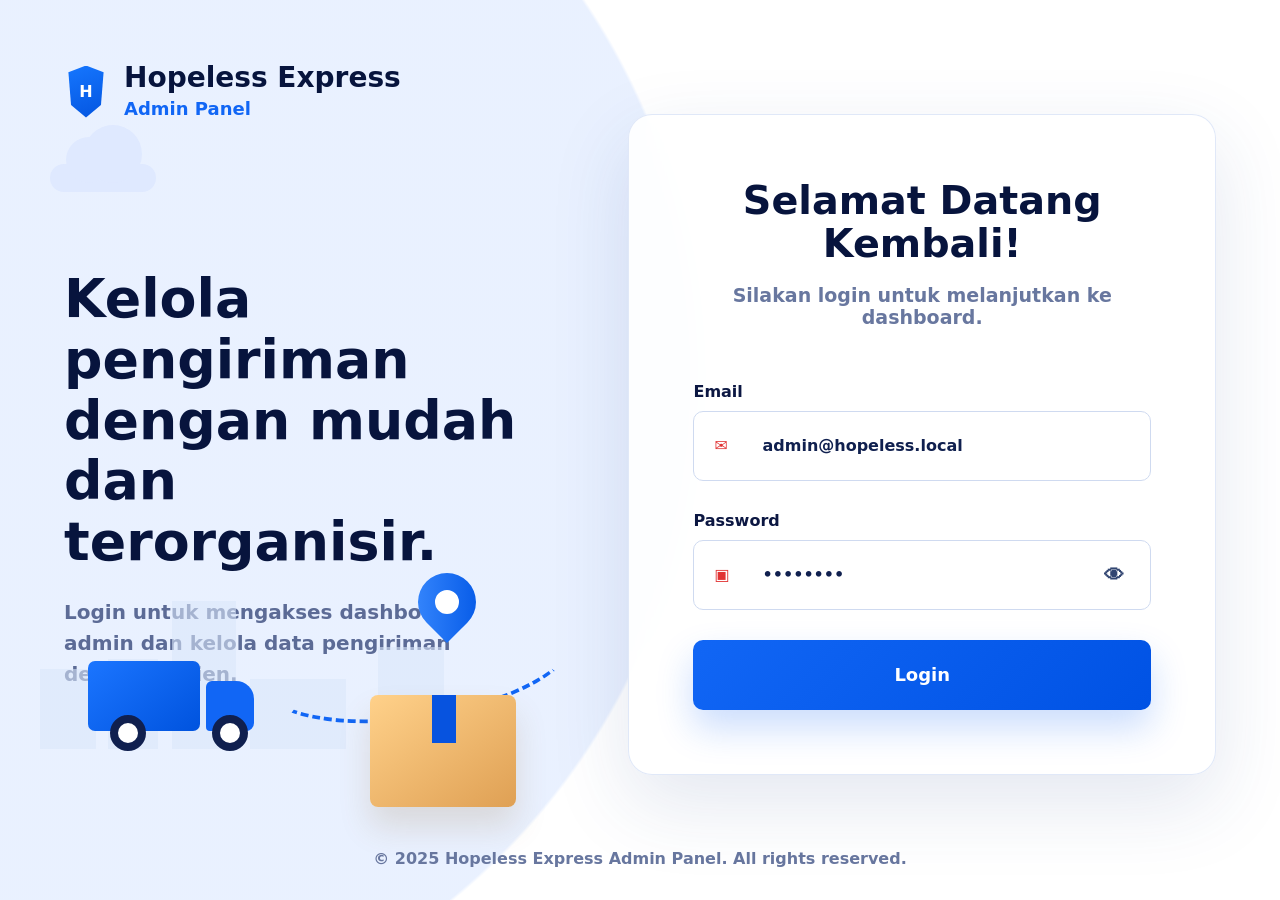
<file: index.html>
<!doctype html>
<html lang="id">
  <head>
    <meta charset="UTF-8" />
    <meta name="viewport" content="width=device-width, initial-scale=1.0" />
    <title>Dashboard - Hopeless Express Admin Panel</title>
    <link rel="stylesheet" href="styles.css" />
  </head>
  <body>
    <aside class="sidebar">
      <div class="brand">
        <div class="brand-shield">H</div>
        <div>
          <strong>Hopeless Express</strong>
          <span>Admin Panel</span>
        </div>
      </div>

      <nav class="nav-menu" aria-label="Menu admin">
        <a href="./" class="nav-item active-page">
          <span class="nav-icon">⌂</span>
          Dashboard
        </a>
        <div class="nav-group open">
          <button type="button" class="nav-item nav-toggle">
            <span class="nav-icon">▣</span>
            Pengiriman
          </button>
          <div class="sub-menu">
            <a href="pengiriman/">Daftar Pengiriman</a>
            <a href="tambah/">Tambah Pengiriman</a>
          </div>
        </div>
        <a href="penerima/" class="nav-item">
          <span class="nav-icon">♙</span>
          Penerima
        </a>
        <a href="resi/" class="nav-item">
          <span class="nav-icon">▤</span>
          Resi
        </a>
        <a href="lokasi/" class="nav-item">
          <span class="nav-icon">⌖</span>
          Lokasi
        </a>
        <a href="user/" class="nav-item">
          <span class="nav-icon">♙</span>
          User
        </a>
        <a href="laporan/" class="nav-item">
          <span class="nav-icon">▥</span>
          Laporan
        </a>
        <a href="pengaturan/" class="nav-item">
          <span class="nav-icon">⚙</span>
          Pengaturan
        </a>
      </nav>
    </aside>

    <main class="admin-shell">
      <header class="topbar">
        <div class="breadcrumb">
          <strong>Dashboard</strong>
        </div>

        <div class="admin-actions">
          <button type="button" class="notification" aria-label="Notifikasi">
            <span>3</span>
          </button>
          <div class="profile">
            <div class="avatar">A</div>
            <div>
              <strong>Admin</strong>
              <span>Super Admin</span>
            </div>
          </div>
        </div>
      </header>

      <section class="content">
        <div class="page-title">
          <h1>Dashboard</h1>
          <p>Ringkasan pengiriman dan aktivitas paket hari ini.</p>
        </div>

        <section class="dashboard-grid" aria-label="Ringkasan dashboard">
          <article class="summary-card">
            <span>Total Paket</span>
            <strong>128</strong>
            <p>24 paket baru hari ini</p>
          </article>
          <article class="summary-card">
            <span>Dalam Perjalanan</span>
            <strong>64</strong>
            <p>Aktif dikirim kurir</p>
          </article>
          <article class="summary-card">
            <span>Lokasi Sortir</span>
            <strong>31</strong>
            <p>Menunggu proses berikutnya</p>
          </article>
          <article class="summary-card">
            <span>Sudah Tiba</span>
            <strong>33</strong>
            <p>Selesai diterima penerima</p>
          </article>
        </section>

        <section class="dashboard-panel">
          <div>
            <h2>Pengiriman Terbaru</h2>
            <p>Data ini masih demo statis untuk tampilan awal dashboard.</p>
          </div>
          <a href="tambah/" class="btn primary">Tambah Paket</a>
        </section>

        <section class="chart-layout" aria-label="Grafik dashboard">
          <article class="chart-card">
            <div class="chart-head">
              <div>
                <h2>Grafik Pengiriman Mingguan</h2>
                <p>Total paket masuk per hari.</p>
              </div>
              <span>Minggu ini</span>
            </div>
            <div class="bar-chart">
              <div style="--value: 54%"><span>Sen</span></div>
              <div style="--value: 72%"><span>Sel</span></div>
              <div style="--value: 48%"><span>Rab</span></div>
              <div style="--value: 86%"><span>Kam</span></div>
              <div style="--value: 64%"><span>Jum</span></div>
              <div style="--value: 92%"><span>Sab</span></div>
              <div style="--value: 40%"><span>Min</span></div>
            </div>
          </article>

          <article class="chart-card compact-chart">
            <div class="chart-head">
              <div>
                <h2>Status Paket</h2>
                <p>Distribusi status aktif.</p>
              </div>
            </div>
            <div class="donut-chart" aria-hidden="true"></div>
            <div class="chart-legend">
              <span><b class="legend-blue"></b>Dalam Perjalanan</span>
              <span><b class="legend-yellow"></b>Lokasi Sortir</span>
              <span><b class="legend-green"></b>Sudah Tiba</span>
            </div>
          </article>
        </section>
      </section>
    </main>
    <script src="app.js"></script>
  </body>
</html>
</file>
<file: styles.css>
:root {
  --blue: #1166f5;
  --blue-dark: #074bd1;
  --ink: #07143d;
  --muted: #68779f;
  --line: #dfe7f5;
  --soft: #f5f8fe;
  --white: #ffffff;
  --shadow: 0 18px 48px rgba(26, 63, 126, 0.12);
}

* {
  box-sizing: border-box;
}

body {
  margin: 0;
  min-height: 100vh;
  color: var(--ink);
  background: #f6f9ff;
  font-family: Inter, ui-sans-serif, system-ui, -apple-system, BlinkMacSystemFont, "Segoe UI", sans-serif;
}

body.login-page {
  display: grid;
  min-height: 100vh;
  overflow-x: hidden;
  background:
    radial-gradient(circle at 88% 22%, rgba(255, 255, 255, 0.95) 0 22rem, transparent 22.2rem),
    radial-gradient(circle at 2% 42%, rgba(232, 240, 255, 0.95) 0 42rem, transparent 42.2rem),
    #ffffff;
}

button,
input,
select {
  font: inherit;
}

button {
  cursor: pointer;
}

.sidebar {
  position: fixed;
  inset: 0 auto 0 0;
  width: 292px;
  border-right: 1px solid var(--line);
  background: rgba(255, 255, 255, 0.95);
  box-shadow: 12px 0 34px rgba(34, 68, 128, 0.05);
  z-index: 3;
}

.brand {
  display: flex;
  align-items: center;
  gap: 14px;
  height: 104px;
  padding: 0 28px;
  border-bottom: 1px solid var(--line);
}

.brand-shield {
  display: grid;
  width: 44px;
  height: 52px;
  place-items: center;
  color: #ffffff;
  font-weight: 900;
  background: linear-gradient(160deg, #1677ff, #0354df);
  clip-path: polygon(50% 0, 90% 13%, 84% 76%, 50% 100%, 16% 76%, 10% 13%);
}

.brand strong {
  display: block;
  font-size: 25px;
  line-height: 1;
}

.brand span {
  color: var(--blue);
  font-size: 14px;
  font-weight: 700;
}

.login-shell {
  display: grid;
  grid-template-columns: minmax(360px, 0.92fr) minmax(420px, 1.08fr);
  gap: clamp(34px, 5vw, 78px);
  width: min(1420px, 100%);
  min-height: calc(100vh - 56px);
  margin: 0 auto;
  padding: clamp(38px, 5vw, 88px) clamp(24px, 5vw, 76px) 24px;
}

.login-hero {
  position: relative;
  min-height: 650px;
}

.login-brand {
  display: flex;
  align-items: center;
  gap: 16px;
}

.login-brand strong {
  display: block;
  font-size: 28px;
  line-height: 1;
}

.login-brand span {
  display: block;
  margin-top: 6px;
  color: var(--blue);
  font-size: 18px;
  font-weight: 700;
}

.login-copy {
  position: relative;
  margin-top: 150px;
  max-width: 470px;
}

.login-copy h1 {
  margin: 0;
  font-size: clamp(38px, 4.2vw, 58px);
  line-height: 1.13;
}

.login-copy p {
  margin: 24px 0 0;
  color: #5c6b96;
  font-size: 20px;
  font-weight: 650;
  line-height: 1.55;
}

.soft-cloud,
.soft-cloud::before,
.soft-cloud::after {
  position: absolute;
  border-radius: 999px;
  background: #dfe9ff;
}

.soft-cloud {
  width: 106px;
  height: 28px;
}

.soft-cloud::before,
.soft-cloud::after {
  content: "";
  bottom: 9px;
}

.soft-cloud::before {
  left: 16px;
  width: 46px;
  height: 46px;
}

.soft-cloud::after {
  right: 14px;
  width: 58px;
  height: 58px;
}

.cloud-a {
  top: -105px;
  left: -14px;
}

.delivery-illustration {
  position: absolute;
  left: -24px;
  right: 0;
  bottom: 18px;
  height: 300px;
}

.city {
  position: absolute;
  left: 0;
  right: 120px;
  bottom: 58px;
  height: 168px;
  opacity: 0.58;
  background:
    linear-gradient(#dbe7fb, #dbe7fb) 0 88px / 56px 80px no-repeat,
    linear-gradient(#dbe7fb, #dbe7fb) 68px 78px / 50px 90px no-repeat,
    linear-gradient(#dbe7fb, #dbe7fb) 132px 20px / 64px 148px no-repeat,
    linear-gradient(#dbe7fb, #dbe7fb) 210px 98px / 96px 70px no-repeat,
    linear-gradient(#dbe7fb, #dbe7fb) 338px 66px / 72px 102px no-repeat,
    linear-gradient(#dbe7fb, #dbe7fb) 448px 22px / 58px 146px no-repeat;
}

.mini-truck {
  position: absolute;
  left: 48px;
  bottom: 50px;
  width: 172px;
  height: 96px;
}

.mini-truck .cargo {
  position: absolute;
  left: 0;
  bottom: 26px;
  width: 112px;
  height: 70px;
  border-radius: 7px;
  background: linear-gradient(140deg, #1b75ff, #0053de);
}

.mini-truck .cab {
  position: absolute;
  left: 118px;
  bottom: 26px;
  width: 48px;
  height: 50px;
  border-radius: 6px 18px 8px 4px;
  background: #1166f5;
}

.mini-truck .wheel {
  position: absolute;
  bottom: 6px;
  width: 36px;
  height: 36px;
  border: 8px solid #10204f;
  border-radius: 50%;
  background: #ffffff;
}

.mini-truck .left {
  left: 22px;
}

.mini-truck .right {
  left: 124px;
}

.route-dash {
  position: absolute;
  left: 218px;
  bottom: 88px;
  width: 320px;
  height: 120px;
  border: 4px dashed #1166f5;
  border-color: transparent transparent #1166f5 transparent;
  border-radius: 50%;
  transform: rotate(-9deg);
}

.map-pin {
  position: absolute;
  right: 88px;
  bottom: 176px;
  width: 58px;
  height: 58px;
  border-radius: 50% 50% 50% 0;
  background: linear-gradient(135deg, #3b8bff, #0055e5);
  transform: rotate(-45deg);
}

.map-pin::after {
  content: "";
  position: absolute;
  inset: 17px;
  border-radius: 50%;
  background: #ffffff;
}

.login-box {
  position: absolute;
  right: 48px;
  bottom: 0;
  width: 146px;
  height: 112px;
  border-radius: 8px;
  background: linear-gradient(145deg, #ffd18a, #dfa054);
  box-shadow: 0 20px 32px rgba(138, 91, 32, 0.16);
}

.login-box::before {
  content: "";
  position: absolute;
  left: 62px;
  top: 0;
  width: 24px;
  height: 48px;
  background: #0753df;
}

.login-card {
  align-self: center;
  width: min(680px, 100%);
  margin-left: auto;
  border: 1px solid rgba(216, 226, 246, 0.78);
  border-radius: 24px;
  padding: clamp(34px, 5vw, 76px);
  background: rgba(255, 255, 255, 0.88);
  box-shadow: 0 28px 80px rgba(38, 73, 137, 0.13);
  backdrop-filter: blur(16px);
}

.login-card h2 {
  margin: 0;
  text-align: center;
  font-size: clamp(34px, 3.1vw, 44px);
  line-height: 1.1;
}

.login-card > p {
  margin: 18px 0 54px;
  color: #68779f;
  text-align: center;
  font-size: 19px;
  font-weight: 700;
}

#loginForm {
  display: grid;
  gap: 30px;
}

.login-field {
  display: grid;
  grid-template-columns: 30px 1fr auto;
  align-items: center;
  height: 70px;
  border: 1px solid #cfdaf0;
  border-radius: 10px;
  padding: 0 20px;
  background: #ffffff;
}

.login-field:focus-within {
  border-color: var(--blue);
  box-shadow: 0 0 0 4px rgba(17, 102, 245, 0.11);
}

.login-field input {
  height: auto;
  border: 0;
  border-radius: 0;
  padding: 0 18px;
  box-shadow: none;
}

.login-field button {
  border: 0;
  color: #314571;
  background: transparent;
  font-size: 20px;
}

.login-button {
  display: inline-flex;
  align-items: center;
  justify-content: center;
  height: 70px;
  border: 0;
  border-radius: 10px;
  color: #ffffff;
  font-size: 18px;
  font-weight: 900;
  background: linear-gradient(135deg, #1166f5, #0052e4);
  box-shadow: 0 18px 36px rgba(17, 102, 245, 0.22);
}

.login-footer {
  padding: 0 20px 28px;
  color: #68779f;
  text-align: center;
  font-weight: 700;
}

.nav-menu {
  display: grid;
  gap: 8px;
  padding: 34px 24px;
}

.nav-item {
  display: flex;
  align-items: center;
  gap: 16px;
  min-height: 46px;
  border: 0;
  border-radius: 8px;
  padding: 0 12px;
  color: #273b70;
  text-decoration: none;
  font-weight: 700;
  background: transparent;
}

.nav-item.active-page {
  color: var(--blue);
  background: #eaf1ff;
}

.nav-toggle {
  width: 100%;
}

.nav-icon {
  display: grid;
  width: 24px;
  place-items: center;
  color: #17366f;
  font-size: 19px;
}

.chevron {
  margin-left: auto;
  color: #17366f;
}

.sub-menu {
  display: grid;
  gap: 4px;
  margin: 4px 0 12px 42px;
}

.nav-group:not(.open) .sub-menu {
  display: none;
}

.sub-menu a {
  display: block;
  border-radius: 8px;
  padding: 12px 14px;
  color: #445887;
  text-decoration: none;
  font-weight: 700;
}

.sub-menu a.active {
  color: var(--blue);
  background: #eaf1ff;
}

.sub-menu a.active::before {
  content: "";
  display: inline-block;
  width: 8px;
  height: 8px;
  margin-right: 16px;
  border-radius: 50%;
  background: var(--blue);
  vertical-align: middle;
}

.admin-shell {
  min-height: 100vh;
  margin-left: 292px;
}

.topbar {
  position: sticky;
  top: 0;
  z-index: 2;
  display: flex;
  align-items: center;
  justify-content: space-between;
  height: 104px;
  padding: 0 48px;
  border-bottom: 1px solid var(--line);
  background: rgba(255, 255, 255, 0.94);
  backdrop-filter: blur(14px);
}

.breadcrumb {
  display: flex;
  align-items: center;
  gap: 18px;
  color: #526391;
  font-weight: 700;
}

.breadcrumb strong::before {
  content: "/";
  margin-right: 18px;
  color: #9aa8c8;
}

.admin-actions {
  display: flex;
  align-items: center;
  gap: 22px;
}

.notification {
  position: relative;
  display: grid;
  width: 42px;
  height: 42px;
  place-items: center;
  border: 0;
  border-radius: 50%;
  background: transparent;
}

.notification::before {
  content: "✉";
  color: #20366c;
  font-size: 20px;
}

.notification span {
  position: absolute;
  top: 0;
  right: 2px;
  display: grid;
  width: 18px;
  height: 18px;
  place-items: center;
  border-radius: 50%;
  color: #ffffff;
  font-size: 11px;
  font-weight: 900;
  background: var(--blue);
}

.profile {
  display: flex;
  align-items: center;
  gap: 12px;
}

.avatar {
  display: grid;
  width: 52px;
  height: 52px;
  place-items: center;
  border-radius: 50%;
  color: #ffffff;
  font-weight: 900;
  background: linear-gradient(150deg, #1f78ff, #aec6f5);
}

.profile strong,
.profile span {
  display: block;
}

.profile span {
  color: #526391;
  font-weight: 700;
}

.content {
  padding: 42px 48px 46px;
}

.page-title h1 {
  margin: 0 0 10px;
  font-size: 34px;
  line-height: 1.1;
}

.page-title p {
  margin: 0 0 32px;
  color: #61709a;
  font-size: 17px;
  font-weight: 650;
}

.shipment-form {
  overflow: hidden;
  border: 1px solid var(--line);
  border-radius: 12px;
  background: var(--white);
  box-shadow: var(--shadow);
}

.form-section {
  display: grid;
  grid-template-columns: 72px 1fr;
  gap: 28px;
  padding: 34px 36px;
  border-bottom: 1px solid var(--line);
}

.form-section:last-child {
  border-bottom: 0;
}

.section-icon {
  display: grid;
  width: 64px;
  height: 64px;
  place-items: center;
  border-radius: 50%;
  color: var(--blue);
  font-size: 25px;
  background: #eaf1ff;
}

.section-content {
  max-width: 1120px;
}

.section-content h2 {
  margin: 14px 0 24px;
  font-size: 21px;
}

label {
  display: grid;
  gap: 10px;
  color: #0c1742;
  font-weight: 800;
}

label b {
  color: #e13434;
}

input,
select {
  width: 100%;
  height: 56px;
  border: 1px solid #cfdaee;
  border-radius: 8px;
  padding: 0 20px;
  color: #10204f;
  font-weight: 700;
  outline: none;
  background: #ffffff;
}

input:focus,
select:focus {
  border-color: var(--blue);
  box-shadow: 0 0 0 4px rgba(17, 102, 245, 0.12);
}

.inline-field {
  display: grid;
  grid-template-columns: minmax(0, 580px) 170px;
  gap: 18px;
  align-items: center;
}

.field-badge {
  display: inline-flex;
  align-items: center;
  justify-content: center;
  height: 42px;
  border-radius: 999px;
  color: var(--blue);
  font-size: 14px;
  font-weight: 800;
  background: #eaf1ff;
}

.field-badge::before {
  content: "✓";
  display: grid;
  width: 17px;
  height: 17px;
  margin-right: 10px;
  place-items: center;
  border: 2px solid var(--blue);
  border-radius: 50%;
  font-size: 10px;
}

.field-note {
  margin: 12px 0 0;
  color: #68779f;
  font-weight: 650;
}

.field-note::before {
  content: "i";
  display: inline-grid;
  width: 18px;
  height: 18px;
  margin-right: 10px;
  place-items: center;
  border: 2px solid var(--blue);
  border-radius: 50%;
  color: var(--blue);
  font-size: 12px;
  font-weight: 900;
}

.form-grid {
  display: grid;
  grid-template-columns: repeat(2, minmax(0, 1fr));
  gap: 22px 34px;
}

.status-progress {
  position: relative;
  width: min(580px, 100%);
  height: 34px;
  margin: 28px 0 8px;
}

.track {
  position: absolute;
  left: 0;
  right: 0;
  top: 15px;
  height: 7px;
  border-radius: 999px;
  background: linear-gradient(90deg, var(--blue) 0 50%, #bdcbea 50% 100%);
}

.status-point {
  position: absolute;
  top: 50%;
  z-index: 1;
  width: 13px;
  height: 13px;
  border-radius: 50%;
  transform: translate(-50%, -50%);
  background: #b8c8e8;
}

.status-point.start {
  left: 0;
  background: var(--blue);
}

.status-point.current {
  left: 50%;
  display: grid;
  width: 42px;
  height: 42px;
  place-items: center;
  color: #ffffff;
  background: var(--blue);
  box-shadow: 0 0 0 7px #eaf1ff;
}

.status-point.end {
  left: 100%;
}

.status-label {
  display: block;
  width: min(580px, 100%);
  color: var(--blue);
  text-align: center;
  font-size: 16px;
}

.form-actions {
  display: flex;
  justify-content: flex-end;
  gap: 18px;
  margin-top: 28px;
}

.dashboard-grid {
  display: grid;
  grid-template-columns: repeat(4, minmax(0, 1fr));
  gap: 20px;
}

.summary-card {
  border: 1px solid var(--line);
  border-radius: 12px;
  padding: 24px;
  background: #ffffff;
  box-shadow: var(--shadow);
}

.summary-card span,
.summary-card p {
  color: #68779f;
  font-weight: 700;
}

.summary-card strong {
  display: block;
  margin: 12px 0 6px;
  color: var(--ink);
  font-size: 38px;
  line-height: 1;
}

.summary-card p {
  margin: 0;
}

.dashboard-panel {
  display: flex;
  align-items: center;
  justify-content: space-between;
  gap: 22px;
  margin-top: 24px;
  border: 1px solid var(--line);
  border-radius: 12px;
  padding: 28px;
  background: #ffffff;
  box-shadow: var(--shadow);
}

.dashboard-panel h2,
.dashboard-panel p {
  margin: 0;
}

.dashboard-panel p {
  margin-top: 8px;
  color: #68779f;
  font-weight: 700;
}

.dashboard-panel .btn {
  display: inline-flex;
  align-items: center;
  justify-content: center;
  text-decoration: none;
}

.chart-layout {
  display: grid;
  grid-template-columns: minmax(0, 1.4fr) minmax(320px, 0.6fr);
  gap: 24px;
  margin-top: 24px;
}

.chart-card {
  border: 1px solid var(--line);
  border-radius: 12px;
  padding: 28px;
  background: #ffffff;
  box-shadow: var(--shadow);
}

.chart-head {
  display: flex;
  align-items: flex-start;
  justify-content: space-between;
  gap: 18px;
  margin-bottom: 26px;
}

.chart-head h2,
.chart-head p {
  margin: 0;
}

.chart-head h2 {
  font-size: 22px;
}

.chart-head p {
  margin-top: 6px;
  color: #68779f;
  font-weight: 700;
}

.chart-head > span {
  border-radius: 999px;
  padding: 8px 12px;
  color: var(--blue);
  font-size: 13px;
  font-weight: 900;
  background: #eaf1ff;
}

.bar-chart {
  display: grid;
  grid-template-columns: repeat(7, minmax(0, 1fr));
  gap: 14px;
  align-items: end;
  height: 230px;
  padding-top: 18px;
}

.bar-chart div {
  position: relative;
  display: flex;
  align-items: flex-end;
  justify-content: center;
  height: 100%;
  border-radius: 999px 999px 10px 10px;
  background: #edf3ff;
}

.bar-chart div::before {
  content: "";
  width: 100%;
  height: var(--value);
  border-radius: inherit;
  background: linear-gradient(180deg, #4589ff, var(--blue));
}

.bar-chart span {
  position: absolute;
  bottom: -28px;
  color: #68779f;
  font-size: 13px;
  font-weight: 900;
}

.compact-chart {
  display: grid;
  align-content: start;
}

.donut-chart {
  width: 190px;
  height: 190px;
  margin: 6px auto 24px;
  border-radius: 50%;
  background: conic-gradient(var(--blue) 0 50%, #f2b13b 50% 74%, #16a66a 74% 100%);
  box-shadow: inset 0 0 0 38px #ffffff, 0 16px 40px rgba(17, 102, 245, 0.12);
}

.chart-legend {
  display: grid;
  gap: 12px;
}

.chart-legend span {
  display: flex;
  align-items: center;
  gap: 10px;
  color: #34446e;
  font-weight: 800;
}

.chart-legend b {
  width: 12px;
  height: 12px;
  border-radius: 50%;
}

.legend-blue {
  background: var(--blue);
}

.legend-yellow {
  background: #f2b13b;
}

.legend-green {
  background: #16a66a;
}

.split-title {
  display: flex;
  align-items: flex-end;
  justify-content: space-between;
  gap: 24px;
}

.split-title .btn {
  display: inline-flex;
  align-items: center;
  justify-content: center;
  text-decoration: none;
}

.table-card {
  border: 1px solid var(--line);
  border-radius: 12px;
  background: #ffffff;
  box-shadow: var(--shadow);
}

.table-toolbar {
  display: grid;
  grid-template-columns: minmax(0, 1fr) 260px;
  gap: 20px;
  padding: 24px;
  border-bottom: 1px solid var(--line);
}

.table-toolbar.single {
  grid-template-columns: 1fr;
}

.table-wrap {
  overflow-x: auto;
}

table {
  width: 100%;
  border-collapse: collapse;
}

th,
td {
  padding: 18px 24px;
  text-align: left;
  white-space: nowrap;
}

th {
  color: #68779f;
  font-size: 13px;
  text-transform: uppercase;
  letter-spacing: 0;
  background: #f8fbff;
}

td {
  border-top: 1px solid var(--line);
  color: #1d2b58;
  font-weight: 650;
}

.status-pill {
  display: inline-flex;
  align-items: center;
  min-height: 32px;
  border-radius: 999px;
  padding: 0 13px;
  font-size: 13px;
  font-weight: 900;
}

.status-pill.transit {
  color: var(--blue);
  background: #eaf1ff;
}

.status-pill.sorting {
  color: #c77a00;
  background: #fff5db;
}

.status-pill.delivered {
  color: #11835a;
  background: #e5f8ef;
}

.table-action {
  height: 34px;
  border: 1px solid #cdd8eb;
  border-radius: 8px;
  padding: 0 14px;
  color: #10204f;
  font-weight: 800;
  background: #ffffff;
}

.location-grid {
  display: grid;
  grid-template-columns: repeat(3, minmax(0, 1fr));
  gap: 20px;
  margin-bottom: 24px;
}

.location-card {
  display: flex;
  gap: 18px;
  border: 1px solid var(--line);
  border-radius: 12px;
  padding: 24px;
  background: #ffffff;
  box-shadow: var(--shadow);
}

.location-pin {
  display: grid;
  width: 48px;
  height: 48px;
  flex: 0 0 auto;
  place-items: center;
  border-radius: 50%;
  color: var(--blue);
  font-size: 22px;
  background: #eaf1ff;
}

.location-card h2,
.location-card p {
  margin: 0;
}

.location-card h2 {
  font-size: 18px;
}

.location-card p {
  margin: 8px 0 14px;
  color: #68779f;
  font-weight: 700;
}

.location-table {
  margin-top: 0;
}

.settings-grid {
  display: grid;
  grid-template-columns: repeat(2, minmax(0, 1fr));
  gap: 24px;
}

.settings-card {
  display: grid;
  gap: 18px;
  border: 1px solid var(--line);
  border-radius: 12px;
  padding: 28px;
  background: #ffffff;
  box-shadow: var(--shadow);
}

.settings-card h2 {
  margin: 0 0 8px;
  font-size: 22px;
}

.toggle-row {
  grid-template-columns: 1fr auto;
  align-items: center;
}

.toggle-row input {
  width: 22px;
  height: 22px;
  accent-color: var(--blue);
}

.settings-actions {
  margin-top: 24px;
}

.toast {
  position: fixed;
  right: 28px;
  bottom: 28px;
  z-index: 20;
  max-width: min(360px, calc(100vw - 40px));
  border-radius: 12px;
  padding: 15px 18px;
  color: #ffffff;
  font-weight: 800;
  background: #10204f;
  box-shadow: 0 18px 42px rgba(16, 32, 79, 0.22);
  opacity: 0;
  pointer-events: none;
  transform: translateY(14px);
  transition: 0.18s ease;
}

.toast.show {
  opacity: 1;
  transform: translateY(0);
}

.notification-panel {
  position: fixed;
  top: 82px;
  right: 40px;
  z-index: 30;
  width: min(360px, calc(100vw - 32px));
  border: 1px solid var(--line);
  border-radius: 12px;
  background: #ffffff;
  box-shadow: 0 22px 56px rgba(16, 32, 79, 0.18);
}

.panel-head {
  display: flex;
  align-items: center;
  justify-content: space-between;
  padding: 16px 18px;
  border-bottom: 1px solid var(--line);
}

.panel-head button,
.modal-close {
  border: 0;
  color: #10204f;
  background: transparent;
  font-size: 24px;
  line-height: 1;
}

.message-list {
  display: grid;
  gap: 0;
}

.message-list article {
  padding: 14px 18px;
  border-bottom: 1px solid var(--line);
}

.message-list article:last-child {
  border-bottom: 0;
}

.message-list span,
.modal-kicker,
.detail-list span {
  color: var(--blue);
  font-size: 13px;
  font-weight: 900;
}

.message-list p {
  margin: 5px 0 0;
  color: #526391;
  font-weight: 700;
}

.detail-modal {
  position: fixed;
  inset: 0;
  z-index: 40;
  display: grid;
  place-items: center;
  padding: 20px;
  background: rgba(7, 20, 61, 0.32);
}

.detail-dialog {
  position: relative;
  width: min(520px, 100%);
  border-radius: 14px;
  padding: 28px;
  background: #ffffff;
  box-shadow: 0 28px 70px rgba(7, 20, 61, 0.26);
}

.detail-dialog h2 {
  margin: 6px 0 22px;
}

.modal-close {
  position: absolute;
  top: 16px;
  right: 16px;
}

.detail-list {
  display: grid;
  gap: 14px;
}

.detail-list div {
  border: 1px solid var(--line);
  border-radius: 10px;
  padding: 14px;
  background: #f8fbff;
}

.detail-list strong {
  display: block;
  margin-top: 4px;
}

.btn {
  min-width: 136px;
  height: 46px;
  border-radius: 8px;
  font-weight: 900;
}

.btn.secondary {
  border: 1px solid #cdd8eb;
  color: #0c1742;
  background: #ffffff;
}

.btn.primary {
  border: 0;
  color: #ffffff;
  background: linear-gradient(135deg, #1166f5, #0052e4);
  box-shadow: 0 12px 26px rgba(17, 102, 245, 0.28);
}

@media (max-width: 980px) {
  .login-shell {
    grid-template-columns: 1fr;
    min-height: auto;
  }

  .login-hero {
    min-height: auto;
  }

  .login-copy {
    margin-top: 56px;
  }

  .delivery-illustration {
    position: relative;
    height: 230px;
    margin-top: 22px;
  }

  .login-card {
    margin: 0;
  }

  .sidebar {
    position: static;
    width: 100%;
  }

  .admin-shell {
    margin-left: 0;
  }

  .topbar,
  .content {
    padding-left: 22px;
    padding-right: 22px;
  }

  .topbar {
    height: auto;
    min-height: 86px;
    gap: 18px;
    flex-wrap: wrap;
  }

  .form-section,
  .form-grid,
  .inline-field,
  .dashboard-grid,
  .location-grid,
  .settings-grid,
  .table-toolbar {
    grid-template-columns: 1fr;
  }

  .dashboard-panel,
  .chart-layout,
  .split-title {
    align-items: flex-start;
    flex-direction: column;
  }

  .chart-layout {
    display: grid;
    grid-template-columns: 1fr;
  }
}

@media (max-width: 720px) {
  .login-shell {
    padding: 24px 18px;
  }

  .login-brand strong {
    font-size: 23px;
  }

  .login-copy h1 {
    font-size: 34px;
  }

  .login-copy p,
  .login-card > p {
    font-size: 16px;
  }

  .delivery-illustration {
    display: none;
  }

  .login-card {
    padding: 26px;
  }

  .login-field,
  .login-button {
    height: 58px;
  }

  .brand {
    height: auto;
    padding: 22px;
  }

  .nav-menu {
    gap: 4px;
    padding: 18px;
  }

  .nav-item {
    min-height: 42px;
  }

  .topbar {
    align-items: flex-start;
    flex-direction: column;
    padding-top: 18px;
    padding-bottom: 18px;
  }

  .admin-actions {
    width: 100%;
    justify-content: space-between;
  }

  .content {
    padding-top: 26px;
    padding-bottom: 30px;
  }

  .page-title h1 {
    font-size: 28px;
  }

  .shipment-form,
  .table-card,
  .summary-card,
  .dashboard-panel,
  .chart-card,
  .location-card,
  .settings-card {
    border-radius: 10px;
  }

  .form-section {
    gap: 16px;
    padding: 22px;
  }

  .section-icon {
    width: 52px;
    height: 52px;
  }

  .section-content h2 {
    margin-top: 0;
  }

  .form-actions {
    flex-direction: column-reverse;
  }

  .btn {
    width: 100%;
  }

  th,
  td {
    padding: 14px 16px;
  }
}

@media (max-width: 460px) {
  .content,
  .topbar {
    padding-left: 14px;
    padding-right: 14px;
  }

  .profile span {
    display: none;
  }

  .avatar {
    width: 44px;
    height: 44px;
  }

  input,
  select {
    height: 50px;
    padding: 0 14px;
  }

  .summary-card strong {
    font-size: 32px;
  }

  .bar-chart {
    gap: 8px;
    height: 190px;
  }

  .toast {
    right: 14px;
    bottom: 14px;
  }

  .notification-panel {
    top: 78px;
    right: 14px;
  }
}
</file>
